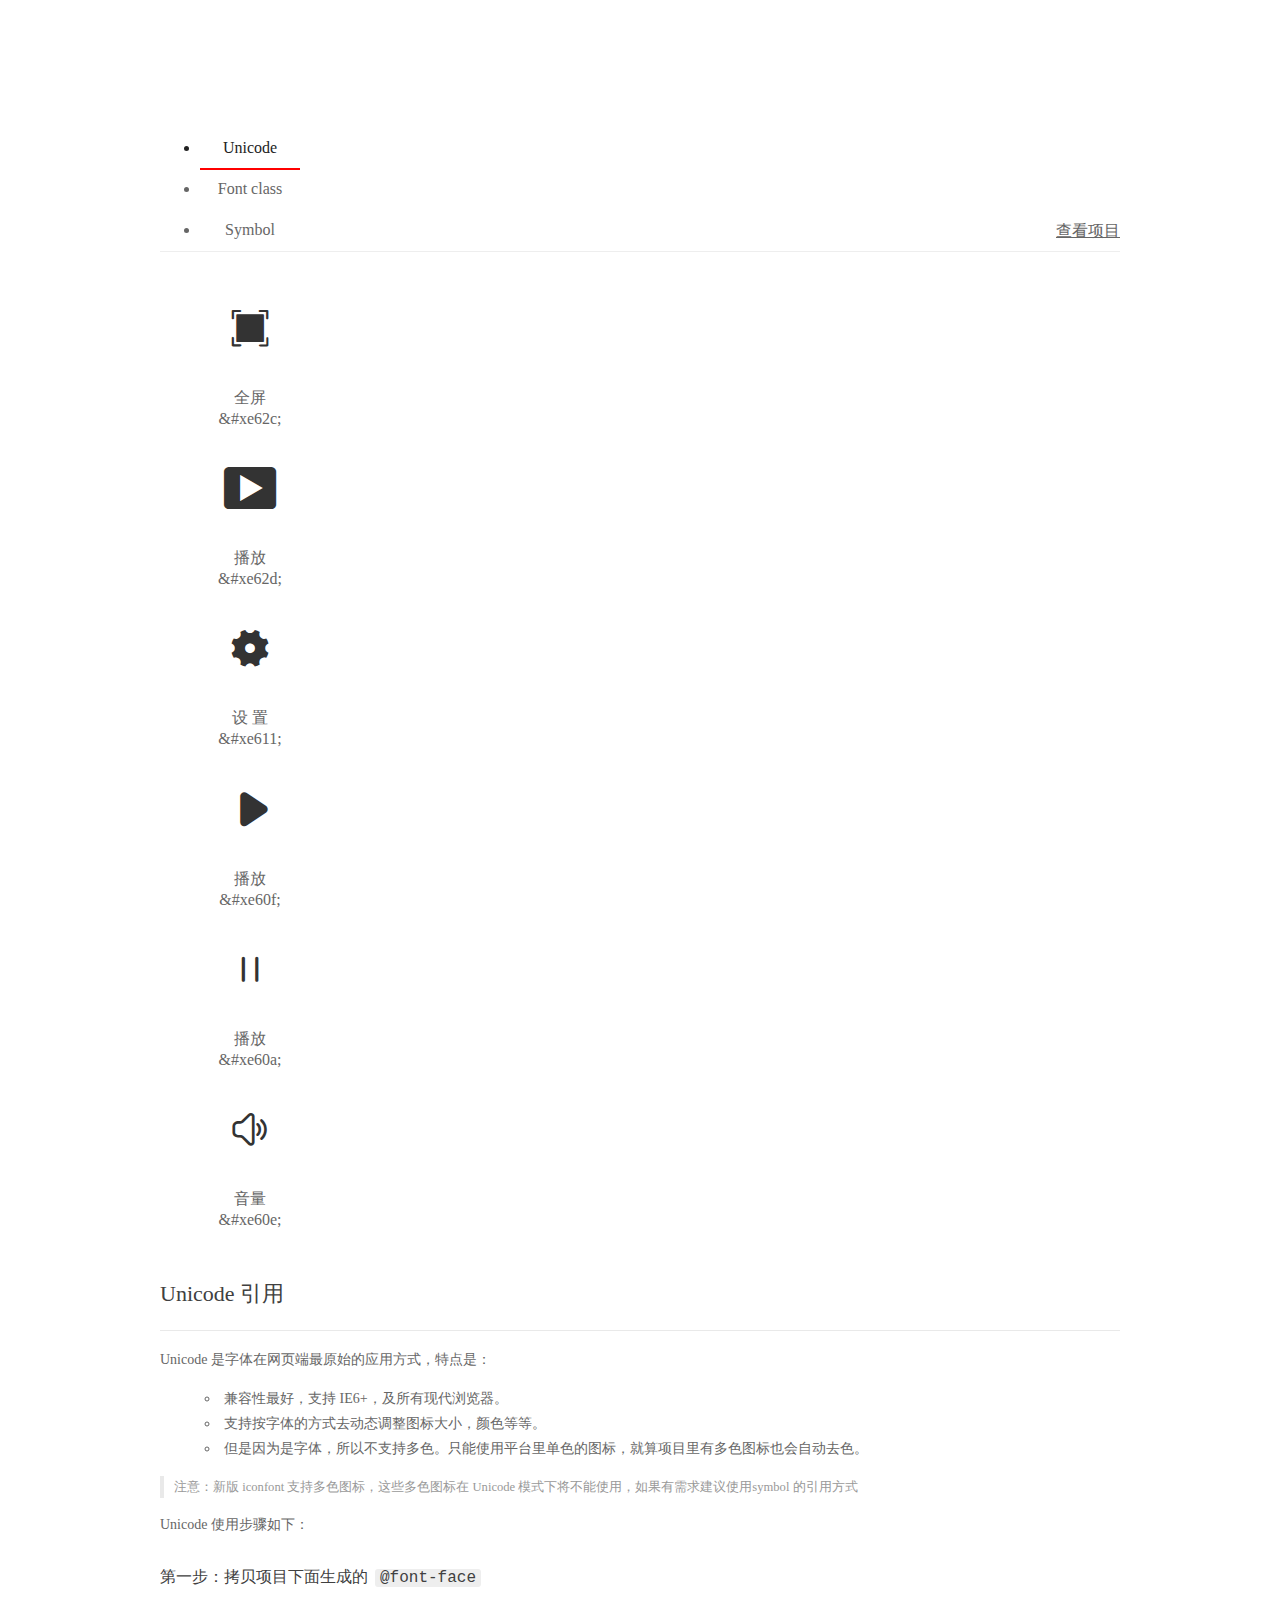
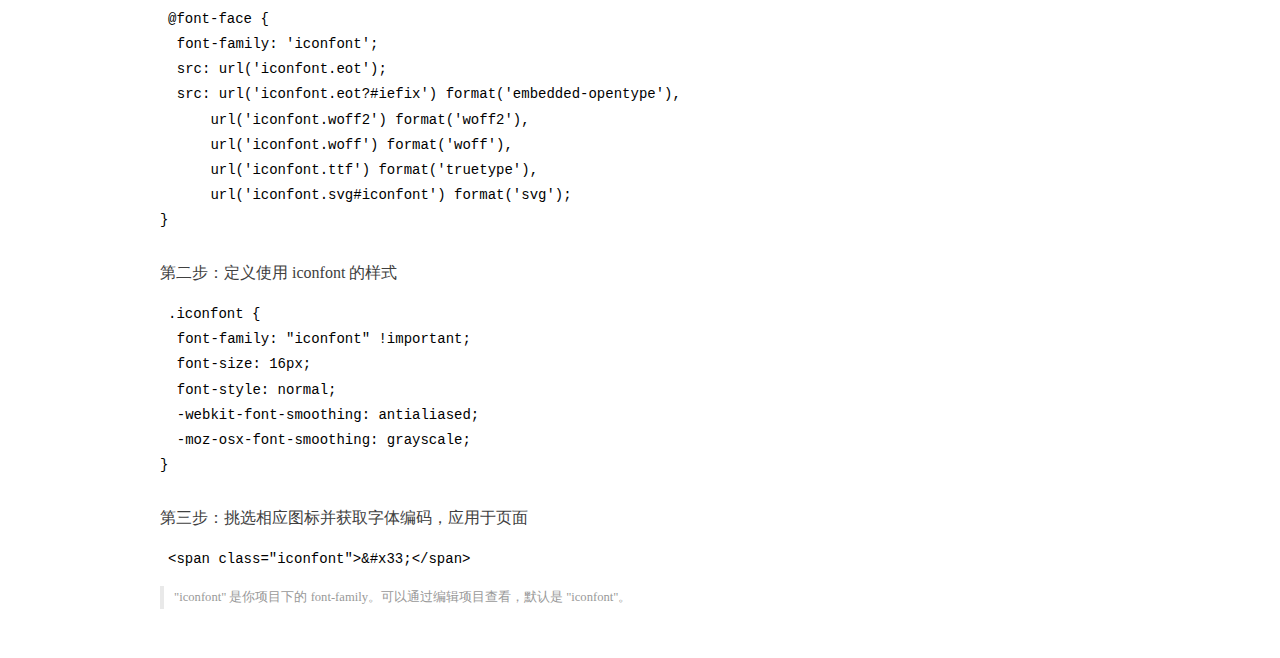
<file: mult-video/iconfont/demo_index.html>
<!DOCTYPE html>
<html>
<head>
  <meta charset="utf-8"/>
  <title>IconFont Demo</title>
  <link rel="shortcut icon" href="https://img.alicdn.com/tps/i4/TB1_oz6GVXXXXaFXpXXJDFnIXXX-64-64.ico" type="image/x-icon"/>
  <link rel="stylesheet" href="https://g.alicdn.com/thx/cube/1.3.2/cube.min.css">
  <link rel="stylesheet" href="demo.css">
  <link rel="stylesheet" href="iconfont.css">
  <script src="iconfont.js"></script>
  <!-- jQuery -->
  <script src="https://a1.alicdn.com/oss/uploads/2018/12/26/7bfddb60-08e8-11e9-9b04-53e73bb6408b.js"></script>
  <!-- 代码高亮 -->
  <script src="https://a1.alicdn.com/oss/uploads/2018/12/26/a3f714d0-08e6-11e9-8a15-ebf944d7534c.js"></script>
</head>
<body>
  <div class="main">
    <h1 class="logo"><a href="https://www.iconfont.cn/" title="iconfont 首页" target="_blank">&#xe86b;</a></h1>
    <div class="nav-tabs">
      <ul id="tabs" class="dib-box">
        <li class="dib active"><span>Unicode</span></li>
        <li class="dib"><span>Font class</span></li>
        <li class="dib"><span>Symbol</span></li>
      </ul>
      
      <a href="https://www.iconfont.cn/manage/index?manage_type=myprojects&projectId=2116922" target="_blank" class="nav-more">查看项目</a>
      
    </div>
    <div class="tab-container">
      <div class="content unicode" style="display: block;">
          <ul class="icon_lists dib-box">
          
            <li class="dib">
              <span class="icon iconfont">&#xe62c;</span>
                <div class="name">全屏</div>
                <div class="code-name">&amp;#xe62c;</div>
              </li>
          
            <li class="dib">
              <span class="icon iconfont">&#xe62d;</span>
                <div class="name">播放</div>
                <div class="code-name">&amp;#xe62d;</div>
              </li>
          
            <li class="dib">
              <span class="icon iconfont">&#xe611;</span>
                <div class="name">设 置</div>
                <div class="code-name">&amp;#xe611;</div>
              </li>
          
            <li class="dib">
              <span class="icon iconfont">&#xe60f;</span>
                <div class="name">播放</div>
                <div class="code-name">&amp;#xe60f;</div>
              </li>
          
            <li class="dib">
              <span class="icon iconfont">&#xe60a;</span>
                <div class="name">播放</div>
                <div class="code-name">&amp;#xe60a;</div>
              </li>
          
            <li class="dib">
              <span class="icon iconfont">&#xe60e;</span>
                <div class="name">音量</div>
                <div class="code-name">&amp;#xe60e;</div>
              </li>
          
          </ul>
          <div class="article markdown">
          <h2 id="unicode-">Unicode 引用</h2>
          <hr>

          <p>Unicode 是字体在网页端最原始的应用方式，特点是：</p>
          <ul>
            <li>兼容性最好，支持 IE6+，及所有现代浏览器。</li>
            <li>支持按字体的方式去动态调整图标大小，颜色等等。</li>
            <li>但是因为是字体，所以不支持多色。只能使用平台里单色的图标，就算项目里有多色图标也会自动去色。</li>
          </ul>
          <blockquote>
            <p>注意：新版 iconfont 支持多色图标，这些多色图标在 Unicode 模式下将不能使用，如果有需求建议使用symbol 的引用方式</p>
          </blockquote>
          <p>Unicode 使用步骤如下：</p>
          <h3 id="-font-face">第一步：拷贝项目下面生成的 <code>@font-face</code></h3>
<pre><code class="language-css"
>@font-face {
  font-family: 'iconfont';
  src: url('iconfont.eot');
  src: url('iconfont.eot?#iefix') format('embedded-opentype'),
      url('iconfont.woff2') format('woff2'),
      url('iconfont.woff') format('woff'),
      url('iconfont.ttf') format('truetype'),
      url('iconfont.svg#iconfont') format('svg');
}
</code></pre>
          <h3 id="-iconfont-">第二步：定义使用 iconfont 的样式</h3>
<pre><code class="language-css"
>.iconfont {
  font-family: "iconfont" !important;
  font-size: 16px;
  font-style: normal;
  -webkit-font-smoothing: antialiased;
  -moz-osx-font-smoothing: grayscale;
}
</code></pre>
          <h3 id="-">第三步：挑选相应图标并获取字体编码，应用于页面</h3>
<pre>
<code class="language-html"
>&lt;span class="iconfont"&gt;&amp;#x33;&lt;/span&gt;
</code></pre>
          <blockquote>
            <p>"iconfont" 是你项目下的 font-family。可以通过编辑项目查看，默认是 "iconfont"。</p>
          </blockquote>
          </div>
      </div>
      <div class="content font-class">
        <ul class="icon_lists dib-box">
          
          <li class="dib">
            <span class="icon iconfont icon-quanping"></span>
            <div class="name">
              全屏
            </div>
            <div class="code-name">.icon-quanping
            </div>
          </li>
          
          <li class="dib">
            <span class="icon iconfont icon-bofang"></span>
            <div class="name">
              播放
            </div>
            <div class="code-name">.icon-bofang
            </div>
          </li>
          
          <li class="dib">
            <span class="icon iconfont icon-shezhi"></span>
            <div class="name">
              设 置
            </div>
            <div class="code-name">.icon-shezhi
            </div>
          </li>
          
          <li class="dib">
            <span class="icon iconfont icon-icon_play"></span>
            <div class="name">
              播放
            </div>
            <div class="code-name">.icon-icon_play
            </div>
          </li>
          
          <li class="dib">
            <span class="icon iconfont icon-bofang1"></span>
            <div class="name">
              播放
            </div>
            <div class="code-name">.icon-bofang1
            </div>
          </li>
          
          <li class="dib">
            <span class="icon iconfont icon-yinliang"></span>
            <div class="name">
              音量
            </div>
            <div class="code-name">.icon-yinliang
            </div>
          </li>
          
        </ul>
        <div class="article markdown">
        <h2 id="font-class-">font-class 引用</h2>
        <hr>

        <p>font-class 是 Unicode 使用方式的一种变种，主要是解决 Unicode 书写不直观，语意不明确的问题。</p>
        <p>与 Unicode 使用方式相比，具有如下特点：</p>
        <ul>
          <li>兼容性良好，支持 IE8+，及所有现代浏览器。</li>
          <li>相比于 Unicode 语意明确，书写更直观。可以很容易分辨这个 icon 是什么。</li>
          <li>因为使用 class 来定义图标，所以当要替换图标时，只需要修改 class 里面的 Unicode 引用。</li>
          <li>不过因为本质上还是使用的字体，所以多色图标还是不支持的。</li>
        </ul>
        <p>使用步骤如下：</p>
        <h3 id="-fontclass-">第一步：引入项目下面生成的 fontclass 代码：</h3>
<pre><code class="language-html">&lt;link rel="stylesheet" href="./iconfont.css"&gt;
</code></pre>
        <h3 id="-">第二步：挑选相应图标并获取类名，应用于页面：</h3>
<pre><code class="language-html">&lt;span class="iconfont icon-xxx"&gt;&lt;/span&gt;
</code></pre>
        <blockquote>
          <p>"
            iconfont" 是你项目下的 font-family。可以通过编辑项目查看，默认是 "iconfont"。</p>
        </blockquote>
      </div>
      </div>
      <div class="content symbol">
          <ul class="icon_lists dib-box">
          
            <li class="dib">
                <svg class="icon svg-icon" aria-hidden="true">
                  <use xlink:href="#icon-quanping"></use>
                </svg>
                <div class="name">全屏</div>
                <div class="code-name">#icon-quanping</div>
            </li>
          
            <li class="dib">
                <svg class="icon svg-icon" aria-hidden="true">
                  <use xlink:href="#icon-bofang"></use>
                </svg>
                <div class="name">播放</div>
                <div class="code-name">#icon-bofang</div>
            </li>
          
            <li class="dib">
                <svg class="icon svg-icon" aria-hidden="true">
                  <use xlink:href="#icon-shezhi"></use>
                </svg>
                <div class="name">设 置</div>
                <div class="code-name">#icon-shezhi</div>
            </li>
          
            <li class="dib">
                <svg class="icon svg-icon" aria-hidden="true">
                  <use xlink:href="#icon-icon_play"></use>
                </svg>
                <div class="name">播放</div>
                <div class="code-name">#icon-icon_play</div>
            </li>
          
            <li class="dib">
                <svg class="icon svg-icon" aria-hidden="true">
                  <use xlink:href="#icon-bofang1"></use>
                </svg>
                <div class="name">播放</div>
                <div class="code-name">#icon-bofang1</div>
            </li>
          
            <li class="dib">
                <svg class="icon svg-icon" aria-hidden="true">
                  <use xlink:href="#icon-yinliang"></use>
                </svg>
                <div class="name">音量</div>
                <div class="code-name">#icon-yinliang</div>
            </li>
          
          </ul>
          <div class="article markdown">
          <h2 id="symbol-">Symbol 引用</h2>
          <hr>

          <p>这是一种全新的使用方式，应该说这才是未来的主流，也是平台目前推荐的用法。相关介绍可以参考这篇<a href="">文章</a>
            这种用法其实是做了一个 SVG 的集合，与另外两种相比具有如下特点：</p>
          <ul>
            <li>支持多色图标了，不再受单色限制。</li>
            <li>通过一些技巧，支持像字体那样，通过 <code>font-size</code>, <code>color</code> 来调整样式。</li>
            <li>兼容性较差，支持 IE9+，及现代浏览器。</li>
            <li>浏览器渲染 SVG 的性能一般，还不如 png。</li>
          </ul>
          <p>使用步骤如下：</p>
          <h3 id="-symbol-">第一步：引入项目下面生成的 symbol 代码：</h3>
<pre><code class="language-html">&lt;script src="./iconfont.js"&gt;&lt;/script&gt;
</code></pre>
          <h3 id="-css-">第二步：加入通用 CSS 代码（引入一次就行）：</h3>
<pre><code class="language-html">&lt;style&gt;
.icon {
  width: 1em;
  height: 1em;
  vertical-align: -0.15em;
  fill: currentColor;
  overflow: hidden;
}
&lt;/style&gt;
</code></pre>
          <h3 id="-">第三步：挑选相应图标并获取类名，应用于页面：</h3>
<pre><code class="language-html">&lt;svg class="icon" aria-hidden="true"&gt;
  &lt;use xlink:href="#icon-xxx"&gt;&lt;/use&gt;
&lt;/svg&gt;
</code></pre>
          </div>
      </div>

    </div>
  </div>
  <script>
  $(document).ready(function () {
      $('.tab-container .content:first').show()

      $('#tabs li').click(function (e) {
        var tabContent = $('.tab-container .content')
        var index = $(this).index()

        if ($(this).hasClass('active')) {
          return
        } else {
          $('#tabs li').removeClass('active')
          $(this).addClass('active')

          tabContent.hide().eq(index).fadeIn()
        }
      })
    })
  </script>
</body>
</html>
</file>
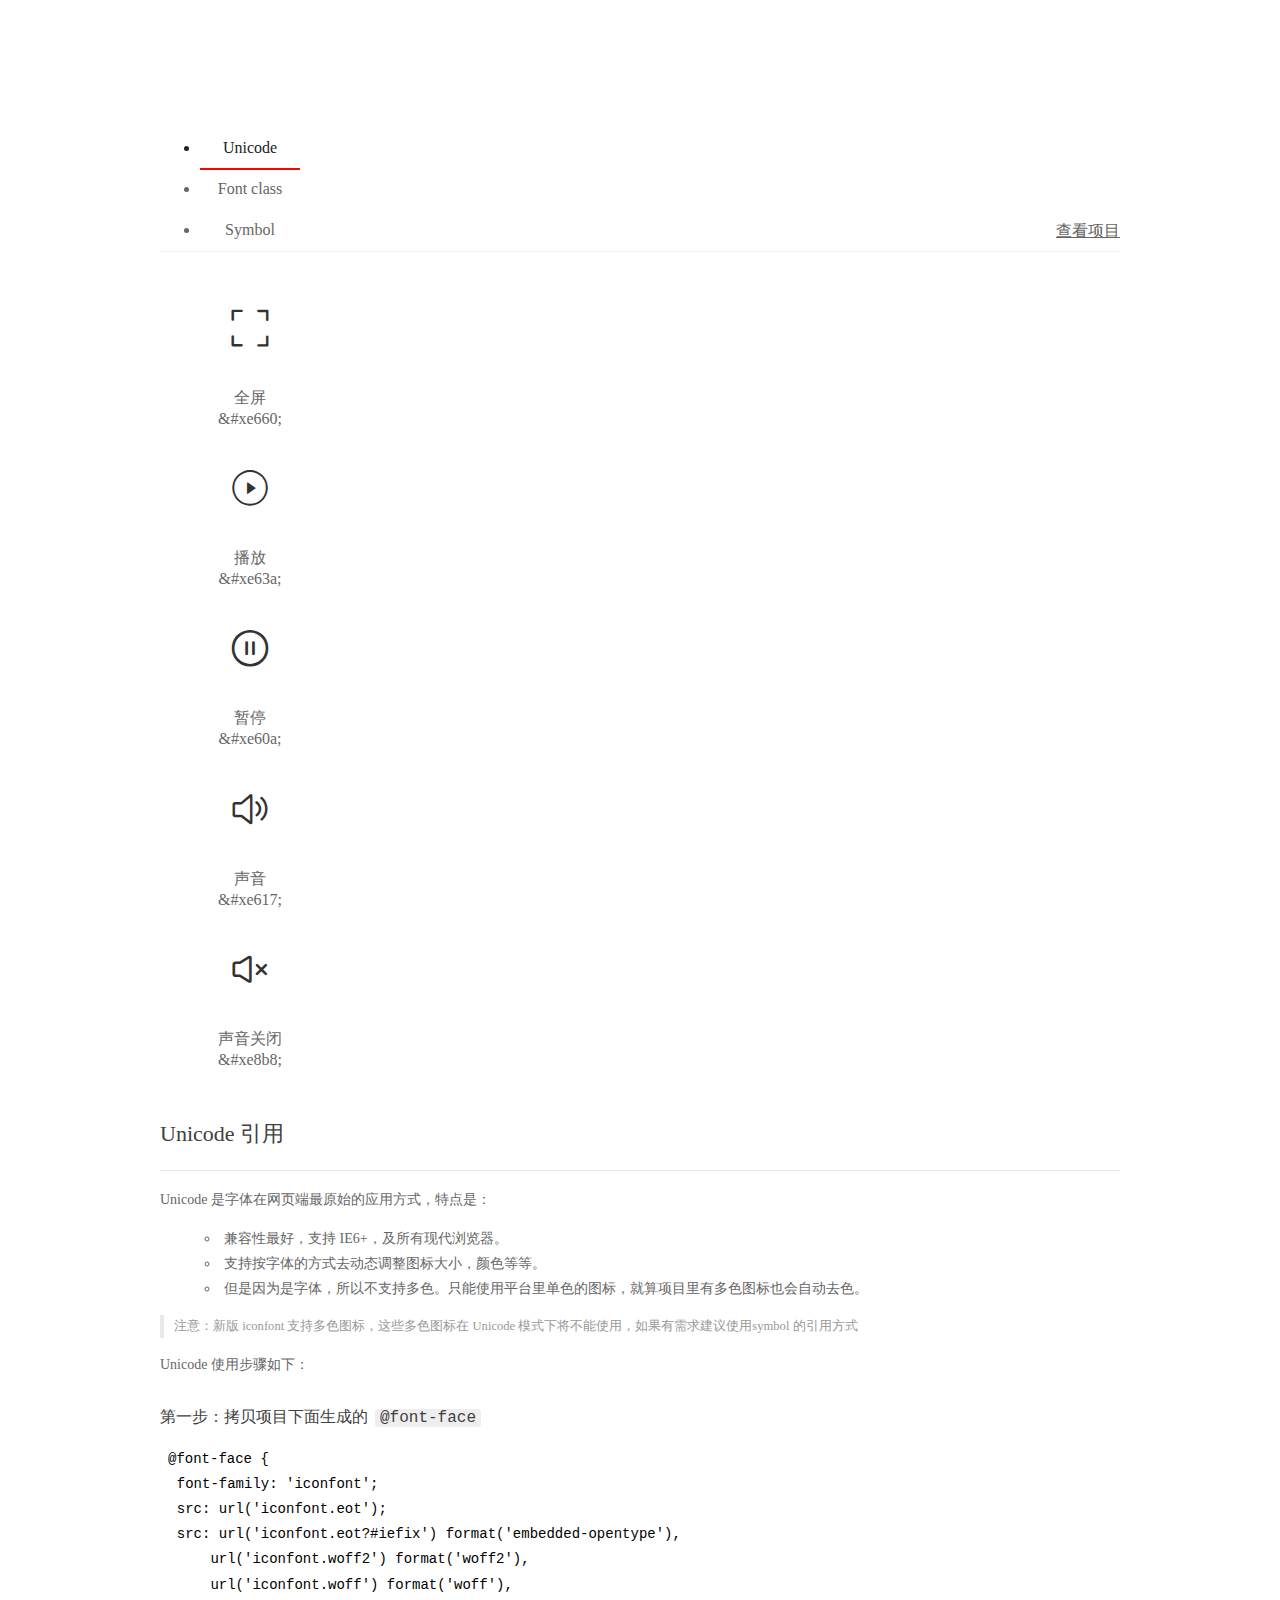
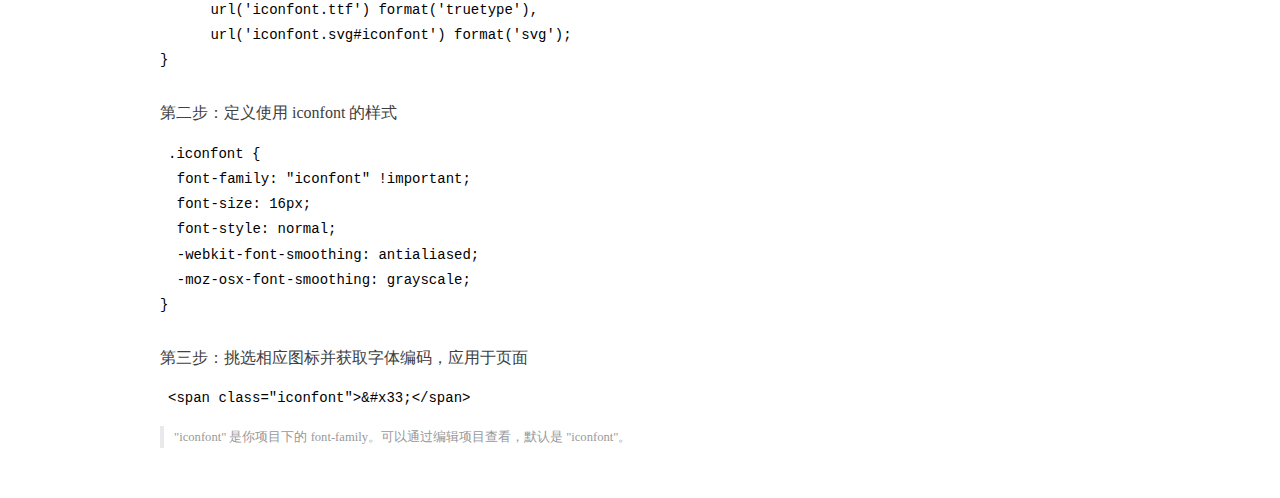
<file: video-player/src/static/fonts/demo_index.html>
<!DOCTYPE html>
<html>
<head>
  <meta charset="utf-8"/>
  <title>IconFont Demo</title>
  <link rel="shortcut icon" href="https://gtms04.alicdn.com/tps/i4/TB1_oz6GVXXXXaFXpXXJDFnIXXX-64-64.ico" type="image/x-icon"/>
  <link rel="stylesheet" href="https://g.alicdn.com/thx/cube/1.3.2/cube.min.css">
  <link rel="stylesheet" href="demo.css">
  <link rel="stylesheet" href="iconfont.css">
  <script src="iconfont.js"></script>
  <!-- jQuery -->
  <script src="https://a1.alicdn.com/oss/uploads/2018/12/26/7bfddb60-08e8-11e9-9b04-53e73bb6408b.js"></script>
  <!-- 代码高亮 -->
  <script src="https://a1.alicdn.com/oss/uploads/2018/12/26/a3f714d0-08e6-11e9-8a15-ebf944d7534c.js"></script>
</head>
<body>
  <div class="main">
    <h1 class="logo"><a href="https://www.iconfont.cn/" title="iconfont 首页" target="_blank">&#xe86b;</a></h1>
    <div class="nav-tabs">
      <ul id="tabs" class="dib-box">
        <li class="dib active"><span>Unicode</span></li>
        <li class="dib"><span>Font class</span></li>
        <li class="dib"><span>Symbol</span></li>
      </ul>
      
      <a href="https://www.iconfont.cn/manage/index?manage_type=myprojects&projectId=1468000" target="_blank" class="nav-more">查看项目</a>
      
    </div>
    <div class="tab-container">
      <div class="content unicode" style="display: block;">
          <ul class="icon_lists dib-box">
          
            <li class="dib">
              <span class="icon iconfont">&#xe660;</span>
                <div class="name">全屏</div>
                <div class="code-name">&amp;#xe660;</div>
              </li>
          
            <li class="dib">
              <span class="icon iconfont">&#xe63a;</span>
                <div class="name">播放</div>
                <div class="code-name">&amp;#xe63a;</div>
              </li>
          
            <li class="dib">
              <span class="icon iconfont">&#xe60a;</span>
                <div class="name">暂停</div>
                <div class="code-name">&amp;#xe60a;</div>
              </li>
          
            <li class="dib">
              <span class="icon iconfont">&#xe617;</span>
                <div class="name">声音</div>
                <div class="code-name">&amp;#xe617;</div>
              </li>
          
            <li class="dib">
              <span class="icon iconfont">&#xe8b8;</span>
                <div class="name">声音关闭</div>
                <div class="code-name">&amp;#xe8b8;</div>
              </li>
          
          </ul>
          <div class="article markdown">
          <h2 id="unicode-">Unicode 引用</h2>
          <hr>

          <p>Unicode 是字体在网页端最原始的应用方式，特点是：</p>
          <ul>
            <li>兼容性最好，支持 IE6+，及所有现代浏览器。</li>
            <li>支持按字体的方式去动态调整图标大小，颜色等等。</li>
            <li>但是因为是字体，所以不支持多色。只能使用平台里单色的图标，就算项目里有多色图标也会自动去色。</li>
          </ul>
          <blockquote>
            <p>注意：新版 iconfont 支持多色图标，这些多色图标在 Unicode 模式下将不能使用，如果有需求建议使用symbol 的引用方式</p>
          </blockquote>
          <p>Unicode 使用步骤如下：</p>
          <h3 id="-font-face">第一步：拷贝项目下面生成的 <code>@font-face</code></h3>
<pre><code class="language-css"
>@font-face {
  font-family: 'iconfont';
  src: url('iconfont.eot');
  src: url('iconfont.eot?#iefix') format('embedded-opentype'),
      url('iconfont.woff2') format('woff2'),
      url('iconfont.woff') format('woff'),
      url('iconfont.ttf') format('truetype'),
      url('iconfont.svg#iconfont') format('svg');
}
</code></pre>
          <h3 id="-iconfont-">第二步：定义使用 iconfont 的样式</h3>
<pre><code class="language-css"
>.iconfont {
  font-family: "iconfont" !important;
  font-size: 16px;
  font-style: normal;
  -webkit-font-smoothing: antialiased;
  -moz-osx-font-smoothing: grayscale;
}
</code></pre>
          <h3 id="-">第三步：挑选相应图标并获取字体编码，应用于页面</h3>
<pre>
<code class="language-html"
>&lt;span class="iconfont"&gt;&amp;#x33;&lt;/span&gt;
</code></pre>
          <blockquote>
            <p>"iconfont" 是你项目下的 font-family。可以通过编辑项目查看，默认是 "iconfont"。</p>
          </blockquote>
          </div>
      </div>
      <div class="content font-class">
        <ul class="icon_lists dib-box">
          
          <li class="dib">
            <span class="icon iconfont icon-quanping"></span>
            <div class="name">
              全屏
            </div>
            <div class="code-name">.icon-quanping
            </div>
          </li>
          
          <li class="dib">
            <span class="icon iconfont icon-bofang"></span>
            <div class="name">
              播放
            </div>
            <div class="code-name">.icon-bofang
            </div>
          </li>
          
          <li class="dib">
            <span class="icon iconfont icon-zanting"></span>
            <div class="name">
              暂停
            </div>
            <div class="code-name">.icon-zanting
            </div>
          </li>
          
          <li class="dib">
            <span class="icon iconfont icon-shengyin"></span>
            <div class="name">
              声音
            </div>
            <div class="code-name">.icon-shengyin
            </div>
          </li>
          
          <li class="dib">
            <span class="icon iconfont icon-shengyinguanbi"></span>
            <div class="name">
              声音关闭
            </div>
            <div class="code-name">.icon-shengyinguanbi
            </div>
          </li>
          
        </ul>
        <div class="article markdown">
        <h2 id="font-class-">font-class 引用</h2>
        <hr>

        <p>font-class 是 Unicode 使用方式的一种变种，主要是解决 Unicode 书写不直观，语意不明确的问题。</p>
        <p>与 Unicode 使用方式相比，具有如下特点：</p>
        <ul>
          <li>兼容性良好，支持 IE8+，及所有现代浏览器。</li>
          <li>相比于 Unicode 语意明确，书写更直观。可以很容易分辨这个 icon 是什么。</li>
          <li>因为使用 class 来定义图标，所以当要替换图标时，只需要修改 class 里面的 Unicode 引用。</li>
          <li>不过因为本质上还是使用的字体，所以多色图标还是不支持的。</li>
        </ul>
        <p>使用步骤如下：</p>
        <h3 id="-fontclass-">第一步：引入项目下面生成的 fontclass 代码：</h3>
<pre><code class="language-html">&lt;link rel="stylesheet" href="./iconfont.css"&gt;
</code></pre>
        <h3 id="-">第二步：挑选相应图标并获取类名，应用于页面：</h3>
<pre><code class="language-html">&lt;span class="iconfont icon-xxx"&gt;&lt;/span&gt;
</code></pre>
        <blockquote>
          <p>"
            iconfont" 是你项目下的 font-family。可以通过编辑项目查看，默认是 "iconfont"。</p>
        </blockquote>
      </div>
      </div>
      <div class="content symbol">
          <ul class="icon_lists dib-box">
          
            <li class="dib">
                <svg class="icon svg-icon" aria-hidden="true">
                  <use xlink:href="#icon-quanping"></use>
                </svg>
                <div class="name">全屏</div>
                <div class="code-name">#icon-quanping</div>
            </li>
          
            <li class="dib">
                <svg class="icon svg-icon" aria-hidden="true">
                  <use xlink:href="#icon-bofang"></use>
                </svg>
                <div class="name">播放</div>
                <div class="code-name">#icon-bofang</div>
            </li>
          
            <li class="dib">
                <svg class="icon svg-icon" aria-hidden="true">
                  <use xlink:href="#icon-zanting"></use>
                </svg>
                <div class="name">暂停</div>
                <div class="code-name">#icon-zanting</div>
            </li>
          
            <li class="dib">
                <svg class="icon svg-icon" aria-hidden="true">
                  <use xlink:href="#icon-shengyin"></use>
                </svg>
                <div class="name">声音</div>
                <div class="code-name">#icon-shengyin</div>
            </li>
          
            <li class="dib">
                <svg class="icon svg-icon" aria-hidden="true">
                  <use xlink:href="#icon-shengyinguanbi"></use>
                </svg>
                <div class="name">声音关闭</div>
                <div class="code-name">#icon-shengyinguanbi</div>
            </li>
          
          </ul>
          <div class="article markdown">
          <h2 id="symbol-">Symbol 引用</h2>
          <hr>

          <p>这是一种全新的使用方式，应该说这才是未来的主流，也是平台目前推荐的用法。相关介绍可以参考这篇<a href="">文章</a>
            这种用法其实是做了一个 SVG 的集合，与另外两种相比具有如下特点：</p>
          <ul>
            <li>支持多色图标了，不再受单色限制。</li>
            <li>通过一些技巧，支持像字体那样，通过 <code>font-size</code>, <code>color</code> 来调整样式。</li>
            <li>兼容性较差，支持 IE9+，及现代浏览器。</li>
            <li>浏览器渲染 SVG 的性能一般，还不如 png。</li>
          </ul>
          <p>使用步骤如下：</p>
          <h3 id="-symbol-">第一步：引入项目下面生成的 symbol 代码：</h3>
<pre><code class="language-html">&lt;script src="./iconfont.js"&gt;&lt;/script&gt;
</code></pre>
          <h3 id="-css-">第二步：加入通用 CSS 代码（引入一次就行）：</h3>
<pre><code class="language-html">&lt;style&gt;
.icon {
  width: 1em;
  height: 1em;
  vertical-align: -0.15em;
  fill: currentColor;
  overflow: hidden;
}
&lt;/style&gt;
</code></pre>
          <h3 id="-">第三步：挑选相应图标并获取类名，应用于页面：</h3>
<pre><code class="language-html">&lt;svg class="icon" aria-hidden="true"&gt;
  &lt;use xlink:href="#icon-xxx"&gt;&lt;/use&gt;
&lt;/svg&gt;
</code></pre>
          </div>
      </div>

    </div>
  </div>
  <script>
  $(document).ready(function () {
      $('.tab-container .content:first').show()

      $('#tabs li').click(function (e) {
        var tabContent = $('.tab-container .content')
        var index = $(this).index()

        if ($(this).hasClass('active')) {
          return
        } else {
          $('#tabs li').removeClass('active')
          $(this).addClass('active')

          tabContent.hide().eq(index).fadeIn()
        }
      })
    })
  </script>
</body>
</html>
</file>
<file: mult-video/iconfont/demo.css>
/* Logo 字体 */
@font-face {
  font-family: "iconfont logo";
  src: url('https://at.alicdn.com/t/font_985780_km7mi63cihi.eot?t=1545807318834');
  src: url('https://at.alicdn.com/t/font_985780_km7mi63cihi.eot?t=1545807318834#iefix') format('embedded-opentype'),
    url('https://at.alicdn.com/t/font_985780_km7mi63cihi.woff?t=1545807318834') format('woff'),
    url('https://at.alicdn.com/t/font_985780_km7mi63cihi.ttf?t=1545807318834') format('truetype'),
    url('https://at.alicdn.com/t/font_985780_km7mi63cihi.svg?t=1545807318834#iconfont') format('svg');
}

.logo {
  font-family: "iconfont logo";
  font-size: 160px;
  font-style: normal;
  -webkit-font-smoothing: antialiased;
  -moz-osx-font-smoothing: grayscale;
}

/* tabs */
.nav-tabs {
  position: relative;
}

.nav-tabs .nav-more {
  position: absolute;
  right: 0;
  bottom: 0;
  height: 42px;
  line-height: 42px;
  color: #666;
}

#tabs {
  border-bottom: 1px solid #eee;
}

#tabs li {
  cursor: pointer;
  width: 100px;
  height: 40px;
  line-height: 40px;
  text-align: center;
  font-size: 16px;
  border-bottom: 2px solid transparent;
  position: relative;
  z-index: 1;
  margin-bottom: -1px;
  color: #666;
}


#tabs .active {
  border-bottom-color: #f00;
  color: #222;
}

.tab-container .content {
  display: none;
}

/* 页面布局 */
.main {
  padding: 30px 100px;
  width: 960px;
  margin: 0 auto;
}

.main .logo {
  color: #333;
  text-align: left;
  margin-bottom: 30px;
  line-height: 1;
  height: 110px;
  margin-top: -50px;
  overflow: hidden;
  *zoom: 1;
}

.main .logo a {
  font-size: 160px;
  color: #333;
}

.helps {
  margin-top: 40px;
}

.helps pre {
  padding: 20px;
  margin: 10px 0;
  border: solid 1px #e7e1cd;
  background-color: #fffdef;
  overflow: auto;
}

.icon_lists {
  width: 100% !important;
  overflow: hidden;
  *zoom: 1;
}

.icon_lists li {
  width: 100px;
  margin-bottom: 10px;
  margin-right: 20px;
  text-align: center;
  list-style: none !important;
  cursor: default;
}

.icon_lists li .code-name {
  line-height: 1.2;
}

.icon_lists .icon {
  display: block;
  height: 100px;
  line-height: 100px;
  font-size: 42px;
  margin: 10px auto;
  color: #333;
  -webkit-transition: font-size 0.25s linear, width 0.25s linear;
  -moz-transition: font-size 0.25s linear, width 0.25s linear;
  transition: font-size 0.25s linear, width 0.25s linear;
}

.icon_lists .icon:hover {
  font-size: 100px;
}

.icon_lists .svg-icon {
  /* 通过设置 font-size 来改变图标大小 */
  width: 1em;
  /* 图标和文字相邻时，垂直对齐 */
  vertical-align: -0.15em;
  /* 通过设置 color 来改变 SVG 的颜色/fill */
  fill: currentColor;
  /* path 和 stroke 溢出 viewBox 部分在 IE 下会显示
      normalize.css 中也包含这行 */
  overflow: hidden;
}

.icon_lists li .name,
.icon_lists li .code-name {
  color: #666;
}

/* markdown 样式 */
.markdown {
  color: #666;
  font-size: 14px;
  line-height: 1.8;
}

.highlight {
  line-height: 1.5;
}

.markdown img {
  vertical-align: middle;
  max-width: 100%;
}

.markdown h1 {
  color: #404040;
  font-weight: 500;
  line-height: 40px;
  margin-bottom: 24px;
}

.markdown h2,
.markdown h3,
.markdown h4,
.markdown h5,
.markdown h6 {
  color: #404040;
  margin: 1.6em 0 0.6em 0;
  font-weight: 500;
  clear: both;
}

.markdown h1 {
  font-size: 28px;
}

.markdown h2 {
  font-size: 22px;
}

.markdown h3 {
  font-size: 16px;
}

.markdown h4 {
  font-size: 14px;
}

.markdown h5 {
  font-size: 12px;
}

.markdown h6 {
  font-size: 12px;
}

.markdown hr {
  height: 1px;
  border: 0;
  background: #e9e9e9;
  margin: 16px 0;
  clear: both;
}

.markdown p {
  margin: 1em 0;
}

.markdown>p,
.markdown>blockquote,
.markdown>.highlight,
.markdown>ol,
.markdown>ul {
  width: 80%;
}

.markdown ul>li {
  list-style: circle;
}

.markdown>ul li,
.markdown blockquote ul>li {
  margin-left: 20px;
  padding-left: 4px;
}

.markdown>ul li p,
.markdown>ol li p {
  margin: 0.6em 0;
}

.markdown ol>li {
  list-style: decimal;
}

.markdown>ol li,
.markdown blockquote ol>li {
  margin-left: 20px;
  padding-left: 4px;
}

.markdown code {
  margin: 0 3px;
  padding: 0 5px;
  background: #eee;
  border-radius: 3px;
}

.markdown strong,
.markdown b {
  font-weight: 600;
}

.markdown>table {
  border-collapse: collapse;
  border-spacing: 0px;
  empty-cells: show;
  border: 1px solid #e9e9e9;
  width: 95%;
  margin-bottom: 24px;
}

.markdown>table th {
  white-space: nowrap;
  color: #333;
  font-weight: 600;
}

.markdown>table th,
.markdown>table td {
  border: 1px solid #e9e9e9;
  padding: 8px 16px;
  text-align: left;
}

.markdown>table th {
  background: #F7F7F7;
}

.markdown blockquote {
  font-size: 90%;
  color: #999;
  border-left: 4px solid #e9e9e9;
  padding-left: 0.8em;
  margin: 1em 0;
}

.markdown blockquote p {
  margin: 0;
}

.markdown .anchor {
  opacity: 0;
  transition: opacity 0.3s ease;
  margin-left: 8px;
}

.markdown .waiting {
  color: #ccc;
}

.markdown h1:hover .anchor,
.markdown h2:hover .anchor,
.markdown h3:hover .anchor,
.markdown h4:hover .anchor,
.markdown h5:hover .anchor,
.markdown h6:hover .anchor {
  opacity: 1;
  display: inline-block;
}

.markdown>br,
.markdown>p>br {
  clear: both;
}


.hljs {
  display: block;
  background: white;
  padding: 0.5em;
  color: #333333;
  overflow-x: auto;
}

.hljs-comment,
.hljs-meta {
  color: #969896;
}

.hljs-string,
.hljs-variable,
.hljs-template-variable,
.hljs-strong,
.hljs-emphasis,
.hljs-quote {
  color: #df5000;
}

.hljs-keyword,
.hljs-selector-tag,
.hljs-type {
  color: #a71d5d;
}

.hljs-literal,
.hljs-symbol,
.hljs-bullet,
.hljs-attribute {
  color: #0086b3;
}

.hljs-section,
.hljs-name {
  color: #63a35c;
}

.hljs-tag {
  color: #333333;
}

.hljs-title,
.hljs-attr,
.hljs-selector-id,
.hljs-selector-class,
.hljs-selector-attr,
.hljs-selector-pseudo {
  color: #795da3;
}

.hljs-addition {
  color: #55a532;
  background-color: #eaffea;
}

.hljs-deletion {
  color: #bd2c00;
  background-color: #ffecec;
}

.hljs-link {
  text-decoration: underline;
}

/* 代码高亮 */
/* PrismJS 1.15.0
https://prismjs.com/download.html#themes=prism&languages=markup+css+clike+javascript */
/**
 * prism.js default theme for JavaScript, CSS and HTML
 * Based on dabblet (http://dabblet.com)
 * @author Lea Verou
 */
code[class*="language-"],
pre[class*="language-"] {
  color: black;
  background: none;
  text-shadow: 0 1px white;
  font-family: Consolas, Monaco, 'Andale Mono', 'Ubuntu Mono', monospace;
  text-align: left;
  white-space: pre;
  word-spacing: normal;
  word-break: normal;
  word-wrap: normal;
  line-height: 1.5;

  -moz-tab-size: 4;
  -o-tab-size: 4;
  tab-size: 4;

  -webkit-hyphens: none;
  -moz-hyphens: none;
  -ms-hyphens: none;
  hyphens: none;
}

pre[class*="language-"]::-moz-selection,
pre[class*="language-"] ::-moz-selection,
code[class*="language-"]::-moz-selection,
code[class*="language-"] ::-moz-selection {
  text-shadow: none;
  background: #b3d4fc;
}

pre[class*="language-"]::selection,
pre[class*="language-"] ::selection,
code[class*="language-"]::selection,
code[class*="language-"] ::selection {
  text-shadow: none;
  background: #b3d4fc;
}

@media print {

  code[class*="language-"],
  pre[class*="language-"] {
    text-shadow: none;
  }
}

/* Code blocks */
pre[class*="language-"] {
  padding: 1em;
  margin: .5em 0;
  overflow: auto;
}

:not(pre)>code[class*="language-"],
pre[class*="language-"] {
  background: #f5f2f0;
}

/* Inline code */
:not(pre)>code[class*="language-"] {
  padding: .1em;
  border-radius: .3em;
  white-space: normal;
}

.token.comment,
.token.prolog,
.token.doctype,
.token.cdata {
  color: slategray;
}

.token.punctuation {
  color: #999;
}

.namespace {
  opacity: .7;
}

.token.property,
.token.tag,
.token.boolean,
.token.number,
.token.constant,
.token.symbol,
.token.deleted {
  color: #905;
}

.token.selector,
.token.attr-name,
.token.string,
.token.char,
.token.builtin,
.token.inserted {
  color: #690;
}

.token.operator,
.token.entity,
.token.url,
.language-css .token.string,
.style .token.string {
  color: #9a6e3a;
  background: hsla(0, 0%, 100%, .5);
}

.token.atrule,
.token.attr-value,
.token.keyword {
  color: #07a;
}

.token.function,
.token.class-name {
  color: #DD4A68;
}

.token.regex,
.token.important,
.token.variable {
  color: #e90;
}

.token.important,
.token.bold {
  font-weight: bold;
}

.token.italic {
  font-style: italic;
}

.token.entity {
  cursor: help;
}
</file>
<file: mult-video/iconfont/iconfont.css>
@font-face {font-family: "iconfont";
  src: url('iconfont.eot?t=1602167916152'); /* IE9 */
  src: url('iconfont.eot?t=1602167916152#iefix') format('embedded-opentype'), /* IE6-IE8 */
  url('[data-uri]') format('woff2'),
  url('iconfont.woff?t=1602167916152') format('woff'),
  url('iconfont.ttf?t=1602167916152') format('truetype'), /* chrome, firefox, opera, Safari, Android, iOS 4.2+ */
  url('iconfont.svg?t=1602167916152#iconfont') format('svg'); /* iOS 4.1- */
}

.iconfont {
  font-family: "iconfont" !important;
  font-size: 16px;
  font-style: normal;
  -webkit-font-smoothing: antialiased;
  -moz-osx-font-smoothing: grayscale;
}

.icon-quanping:before {
  content: "\e62c";
}

.icon-bofang:before {
  content: "\e62d";
}

.icon-shezhi:before {
  content: "\e611";
}

.icon-icon_play:before {
  content: "\e60f";
}

.icon-bofang1:before {
  content: "\e60a";
}

.icon-yinliang:before {
  content: "\e60e";
}
</file>
<file: video-player/src/static/fonts/demo.css>
/* Logo 字体 */
@font-face {
  font-family: "iconfont logo";
  src: url('https://at.alicdn.com/t/font_985780_km7mi63cihi.eot?t=1545807318834');
  src: url('https://at.alicdn.com/t/font_985780_km7mi63cihi.eot?t=1545807318834#iefix') format('embedded-opentype'),
    url('https://at.alicdn.com/t/font_985780_km7mi63cihi.woff?t=1545807318834') format('woff'),
    url('https://at.alicdn.com/t/font_985780_km7mi63cihi.ttf?t=1545807318834') format('truetype'),
    url('https://at.alicdn.com/t/font_985780_km7mi63cihi.svg?t=1545807318834#iconfont') format('svg');
}

.logo {
  font-family: "iconfont logo";
  font-size: 160px;
  font-style: normal;
  -webkit-font-smoothing: antialiased;
  -moz-osx-font-smoothing: grayscale;
}

/* tabs */
.nav-tabs {
  position: relative;
}

.nav-tabs .nav-more {
  position: absolute;
  right: 0;
  bottom: 0;
  height: 42px;
  line-height: 42px;
  color: #666;
}

#tabs {
  border-bottom: 1px solid #eee;
}

#tabs li {
  cursor: pointer;
  width: 100px;
  height: 40px;
  line-height: 40px;
  text-align: center;
  font-size: 16px;
  border-bottom: 2px solid transparent;
  position: relative;
  z-index: 1;
  margin-bottom: -1px;
  color: #666;
}


#tabs .active {
  border-bottom-color: #f00;
  color: #222;
}

.tab-container .content {
  display: none;
}

/* 页面布局 */
.main {
  padding: 30px 100px;
  width: 960px;
  margin: 0 auto;
}

.main .logo {
  color: #333;
  text-align: left;
  margin-bottom: 30px;
  line-height: 1;
  height: 110px;
  margin-top: -50px;
  overflow: hidden;
  *zoom: 1;
}

.main .logo a {
  font-size: 160px;
  color: #333;
}

.helps {
  margin-top: 40px;
}

.helps pre {
  padding: 20px;
  margin: 10px 0;
  border: solid 1px #e7e1cd;
  background-color: #fffdef;
  overflow: auto;
}

.icon_lists {
  width: 100% !important;
  overflow: hidden;
  *zoom: 1;
}

.icon_lists li {
  width: 100px;
  margin-bottom: 10px;
  margin-right: 20px;
  text-align: center;
  list-style: none !important;
  cursor: default;
}

.icon_lists li .code-name {
  line-height: 1.2;
}

.icon_lists .icon {
  display: block;
  height: 100px;
  line-height: 100px;
  font-size: 42px;
  margin: 10px auto;
  color: #333;
  -webkit-transition: font-size 0.25s linear, width 0.25s linear;
  -moz-transition: font-size 0.25s linear, width 0.25s linear;
  transition: font-size 0.25s linear, width 0.25s linear;
}

.icon_lists .icon:hover {
  font-size: 100px;
}

.icon_lists .svg-icon {
  /* 通过设置 font-size 来改变图标大小 */
  width: 1em;
  /* 图标和文字相邻时，垂直对齐 */
  vertical-align: -0.15em;
  /* 通过设置 color 来改变 SVG 的颜色/fill */
  fill: currentColor;
  /* path 和 stroke 溢出 viewBox 部分在 IE 下会显示
      normalize.css 中也包含这行 */
  overflow: hidden;
}

.icon_lists li .name,
.icon_lists li .code-name {
  color: #666;
}

/* markdown 样式 */
.markdown {
  color: #666;
  font-size: 14px;
  line-height: 1.8;
}

.highlight {
  line-height: 1.5;
}

.markdown img {
  vertical-align: middle;
  max-width: 100%;
}

.markdown h1 {
  color: #404040;
  font-weight: 500;
  line-height: 40px;
  margin-bottom: 24px;
}

.markdown h2,
.markdown h3,
.markdown h4,
.markdown h5,
.markdown h6 {
  color: #404040;
  margin: 1.6em 0 0.6em 0;
  font-weight: 500;
  clear: both;
}

.markdown h1 {
  font-size: 28px;
}

.markdown h2 {
  font-size: 22px;
}

.markdown h3 {
  font-size: 16px;
}

.markdown h4 {
  font-size: 14px;
}

.markdown h5 {
  font-size: 12px;
}

.markdown h6 {
  font-size: 12px;
}

.markdown hr {
  height: 1px;
  border: 0;
  background: #e9e9e9;
  margin: 16px 0;
  clear: both;
}

.markdown p {
  margin: 1em 0;
}

.markdown>p,
.markdown>blockquote,
.markdown>.highlight,
.markdown>ol,
.markdown>ul {
  width: 80%;
}

.markdown ul>li {
  list-style: circle;
}

.markdown>ul li,
.markdown blockquote ul>li {
  margin-left: 20px;
  padding-left: 4px;
}

.markdown>ul li p,
.markdown>ol li p {
  margin: 0.6em 0;
}

.markdown ol>li {
  list-style: decimal;
}

.markdown>ol li,
.markdown blockquote ol>li {
  margin-left: 20px;
  padding-left: 4px;
}

.markdown code {
  margin: 0 3px;
  padding: 0 5px;
  background: #eee;
  border-radius: 3px;
}

.markdown strong,
.markdown b {
  font-weight: 600;
}

.markdown>table {
  border-collapse: collapse;
  border-spacing: 0px;
  empty-cells: show;
  border: 1px solid #e9e9e9;
  width: 95%;
  margin-bottom: 24px;
}

.markdown>table th {
  white-space: nowrap;
  color: #333;
  font-weight: 600;
}

.markdown>table th,
.markdown>table td {
  border: 1px solid #e9e9e9;
  padding: 8px 16px;
  text-align: left;
}

.markdown>table th {
  background: #F7F7F7;
}

.markdown blockquote {
  font-size: 90%;
  color: #999;
  border-left: 4px solid #e9e9e9;
  padding-left: 0.8em;
  margin: 1em 0;
}

.markdown blockquote p {
  margin: 0;
}

.markdown .anchor {
  opacity: 0;
  transition: opacity 0.3s ease;
  margin-left: 8px;
}

.markdown .waiting {
  color: #ccc;
}

.markdown h1:hover .anchor,
.markdown h2:hover .anchor,
.markdown h3:hover .anchor,
.markdown h4:hover .anchor,
.markdown h5:hover .anchor,
.markdown h6:hover .anchor {
  opacity: 1;
  display: inline-block;
}

.markdown>br,
.markdown>p>br {
  clear: both;
}


.hljs {
  display: block;
  background: white;
  padding: 0.5em;
  color: #333333;
  overflow-x: auto;
}

.hljs-comment,
.hljs-meta {
  color: #969896;
}

.hljs-string,
.hljs-variable,
.hljs-template-variable,
.hljs-strong,
.hljs-emphasis,
.hljs-quote {
  color: #df5000;
}

.hljs-keyword,
.hljs-selector-tag,
.hljs-type {
  color: #a71d5d;
}

.hljs-literal,
.hljs-symbol,
.hljs-bullet,
.hljs-attribute {
  color: #0086b3;
}

.hljs-section,
.hljs-name {
  color: #63a35c;
}

.hljs-tag {
  color: #333333;
}

.hljs-title,
.hljs-attr,
.hljs-selector-id,
.hljs-selector-class,
.hljs-selector-attr,
.hljs-selector-pseudo {
  color: #795da3;
}

.hljs-addition {
  color: #55a532;
  background-color: #eaffea;
}

.hljs-deletion {
  color: #bd2c00;
  background-color: #ffecec;
}

.hljs-link {
  text-decoration: underline;
}

/* 代码高亮 */
/* PrismJS 1.15.0
https://prismjs.com/download.html#themes=prism&languages=markup+css+clike+javascript */
/**
 * prism.js default theme for JavaScript, CSS and HTML
 * Based on dabblet (http://dabblet.com)
 * @author Lea Verou
 */
code[class*="language-"],
pre[class*="language-"] {
  color: black;
  background: none;
  text-shadow: 0 1px white;
  font-family: Consolas, Monaco, 'Andale Mono', 'Ubuntu Mono', monospace;
  text-align: left;
  white-space: pre;
  word-spacing: normal;
  word-break: normal;
  word-wrap: normal;
  line-height: 1.5;

  -moz-tab-size: 4;
  -o-tab-size: 4;
  tab-size: 4;

  -webkit-hyphens: none;
  -moz-hyphens: none;
  -ms-hyphens: none;
  hyphens: none;
}

pre[class*="language-"]::-moz-selection,
pre[class*="language-"] ::-moz-selection,
code[class*="language-"]::-moz-selection,
code[class*="language-"] ::-moz-selection {
  text-shadow: none;
  background: #b3d4fc;
}

pre[class*="language-"]::selection,
pre[class*="language-"] ::selection,
code[class*="language-"]::selection,
code[class*="language-"] ::selection {
  text-shadow: none;
  background: #b3d4fc;
}

@media print {

  code[class*="language-"],
  pre[class*="language-"] {
    text-shadow: none;
  }
}

/* Code blocks */
pre[class*="language-"] {
  padding: 1em;
  margin: .5em 0;
  overflow: auto;
}

:not(pre)>code[class*="language-"],
pre[class*="language-"] {
  background: #f5f2f0;
}

/* Inline code */
:not(pre)>code[class*="language-"] {
  padding: .1em;
  border-radius: .3em;
  white-space: normal;
}

.token.comment,
.token.prolog,
.token.doctype,
.token.cdata {
  color: slategray;
}

.token.punctuation {
  color: #999;
}

.namespace {
  opacity: .7;
}

.token.property,
.token.tag,
.token.boolean,
.token.number,
.token.constant,
.token.symbol,
.token.deleted {
  color: #905;
}

.token.selector,
.token.attr-name,
.token.string,
.token.char,
.token.builtin,
.token.inserted {
  color: #690;
}

.token.operator,
.token.entity,
.token.url,
.language-css .token.string,
.style .token.string {
  color: #9a6e3a;
  background: hsla(0, 0%, 100%, .5);
}

.token.atrule,
.token.attr-value,
.token.keyword {
  color: #07a;
}

.token.function,
.token.class-name {
  color: #DD4A68;
}

.token.regex,
.token.important,
.token.variable {
  color: #e90;
}

.token.important,
.token.bold {
  font-weight: bold;
}

.token.italic {
  font-style: italic;
}

.token.entity {
  cursor: help;
}
</file>
<file: video-player/src/static/fonts/iconfont.css>
@font-face {font-family: "iconfont";
  src: url('iconfont.eot?t=1571664681339'); /* IE9 */
  src: url('iconfont.eot?t=1571664681339#iefix') format('embedded-opentype'), /* IE6-IE8 */
  url('[data-uri]') format('woff2'),
  url('iconfont.woff?t=1571664681339') format('woff'),
  url('iconfont.ttf?t=1571664681339') format('truetype'), /* chrome, firefox, opera, Safari, Android, iOS 4.2+ */
  url('iconfont.svg?t=1571664681339#iconfont') format('svg'); /* iOS 4.1- */
}

.iconfont {
  font-family: "iconfont" !important;
  font-size: 16px;
  font-style: normal;
  -webkit-font-smoothing: antialiased;
  -moz-osx-font-smoothing: grayscale;
}

.icon-quanping:before {
  content: "\e660";
}

.icon-bofang:before {
  content: "\e63a";
}

.icon-zanting:before {
  content: "\e60a";
}

.icon-shengyin:before {
  content: "\e617";
}

.icon-shengyinguanbi:before {
  content: "\e8b8";
}
</file>
